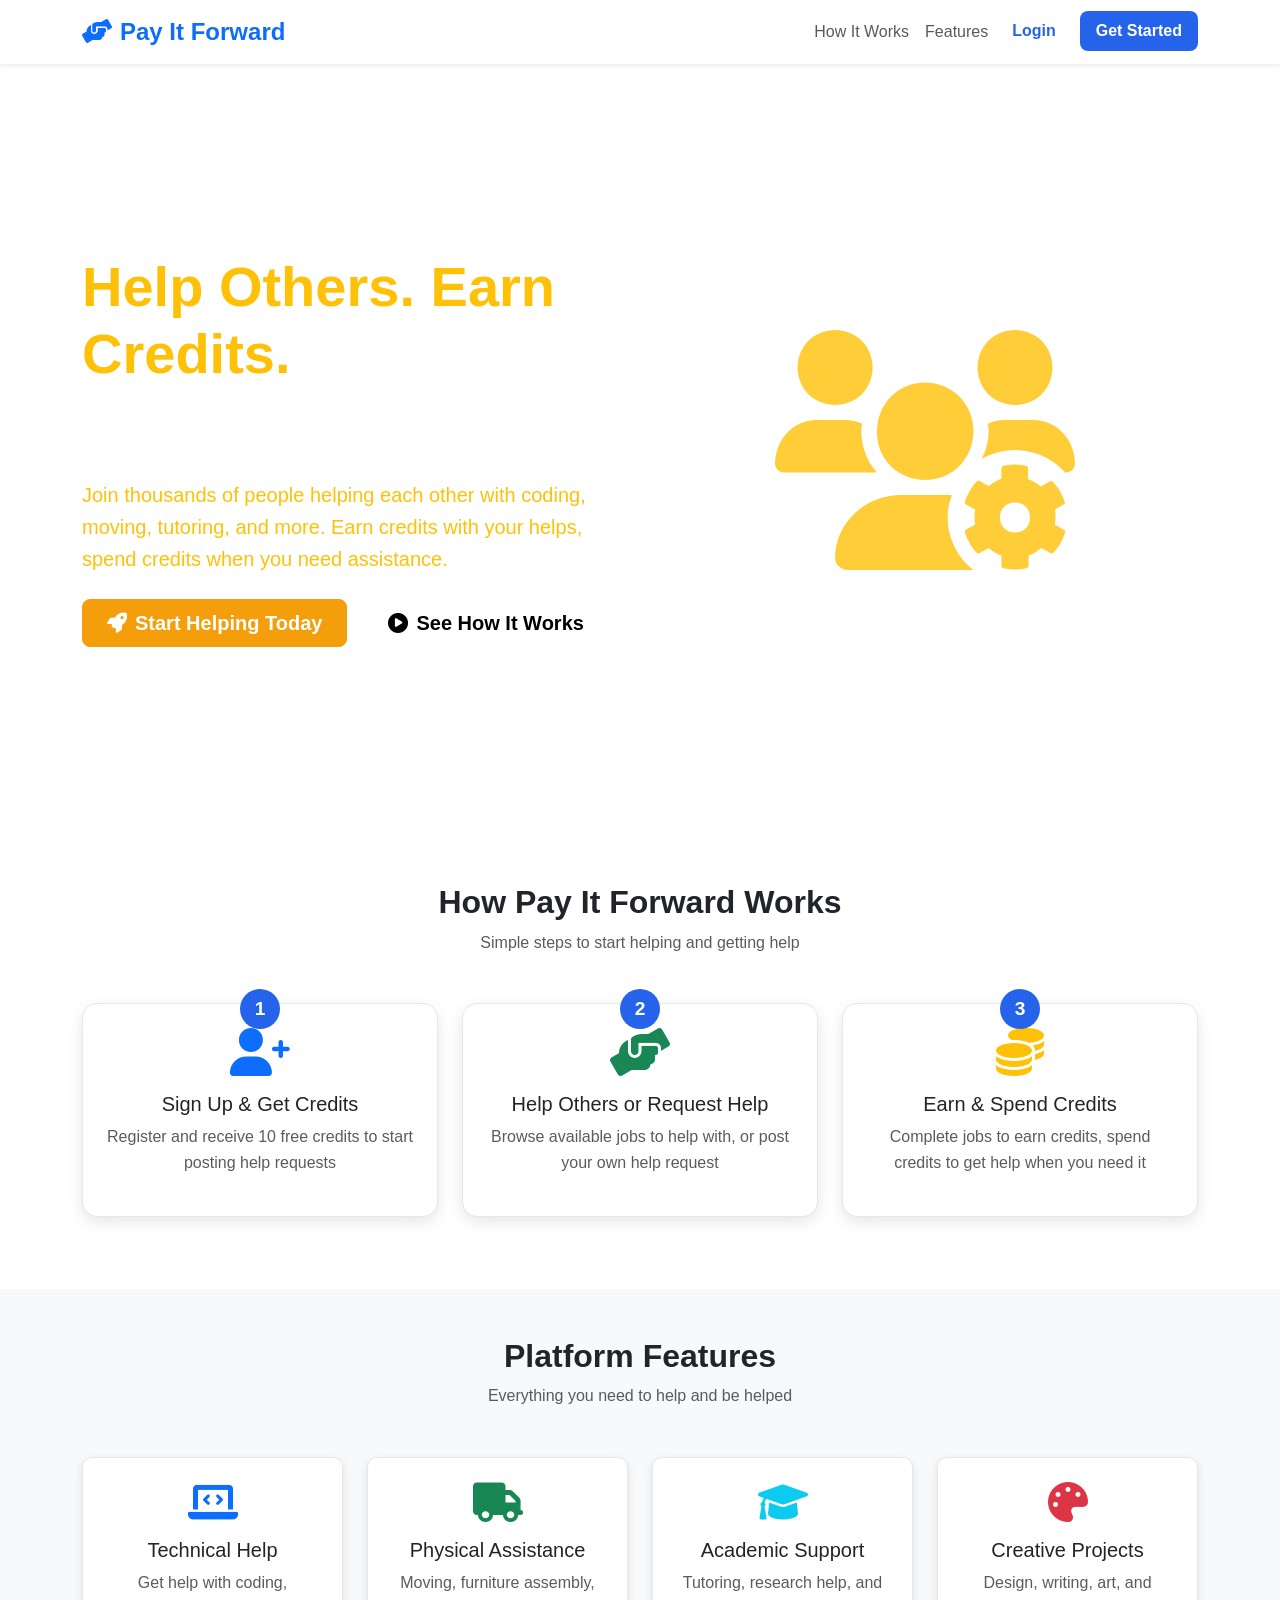
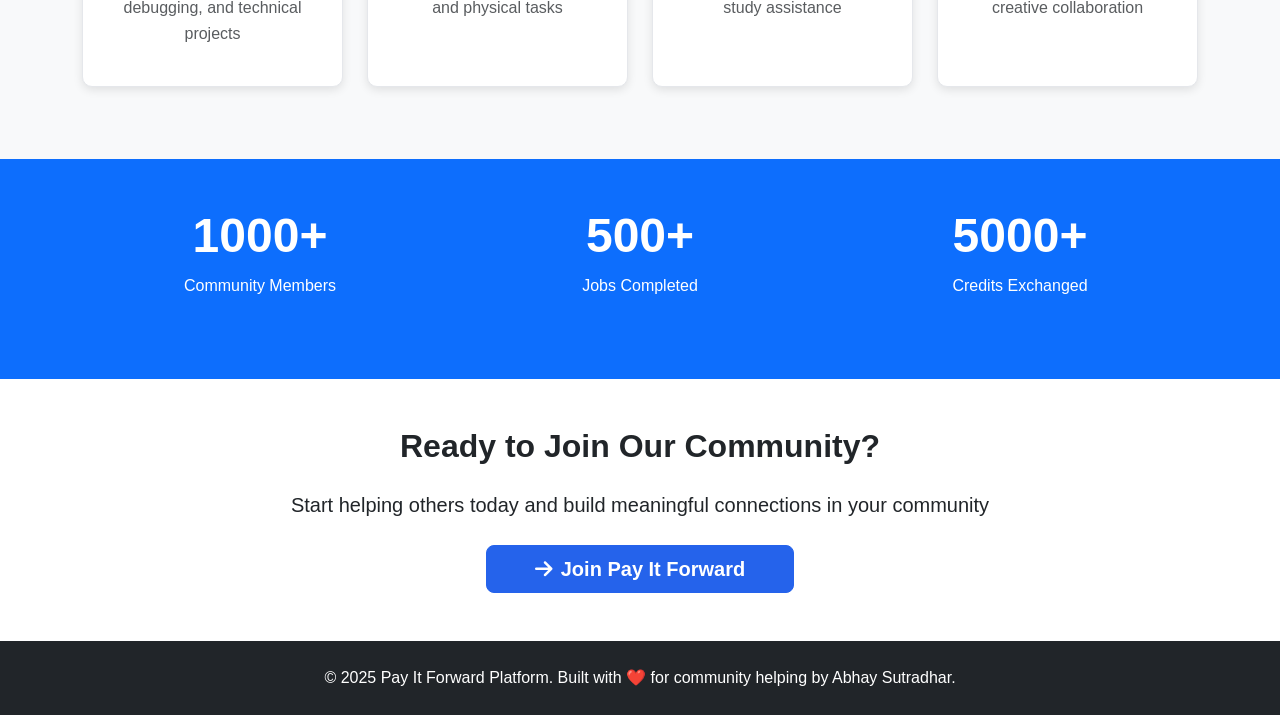
<file: frontend/index.html>
<!DOCTYPE html>
<html lang="en">
<head>
    <meta charset="UTF-8">
    <meta name="viewport" content="width=device-width, initial-scale=1.0">
    <title>Pay It Forward - Community Help Platform</title>
    <link href="https://cdn.jsdelivr.net/npm/bootstrap@5.3.0/dist/css/bootstrap.min.css" rel="stylesheet">
    <link href="https://cdnjs.cloudflare.com/ajax/libs/font-awesome/6.0.0/css/all.min.css" rel="stylesheet">
    <link href="css/style.css" rel="stylesheet">
</head>
<body>
    <!-- Navigation -->
    <nav class="navbar navbar-expand-lg navbar-light bg-white shadow-sm">
        <div class="container">
            <a class="navbar-brand fw-bold text-primary" href="#">
                <i class="fas fa-hands-helping me-2"></i>Pay It Forward
            </a>
            <button class="navbar-toggler" type="button" data-bs-toggle="collapse" data-bs-target="#navbarNav">
                <span class="navbar-toggler-icon"></span>
            </button>
            <div class="collapse navbar-collapse" id="navbarNav">
                <ul class="navbar-nav ms-auto">
                    <li class="nav-item">
                        <a class="nav-link" href="#how-it-works">How It Works</a>
                    </li>
                    <li class="nav-item">
                        <a class="nav-link" href="#features">Features</a>
                    </li>
                    <li class="nav-item">
                        <a class="nav-link btn btn-outline-primary px-3 me-2" href="pages/login.html">Login</a>
                    </li>
                    <li class="nav-item">
                        <a class="nav-link btn btn-primary text-white px-3" href="pages/register.html">Get Started</a>
                    </li>
                </ul>
            </div>
        </div>
    </nav>

    <!-- Hero Section -->
    <section class="hero-section bg-gradient text-white py-5">
        <div class="container">
            <div class="row align-items-center min-vh-75">
                <div class="col-lg-6">
                    <h1 class="display-4 fw-bold mb-4">
                       <span class="text-warning">Help Others.</span> <span class="text-warning">Earn Credits.</span> Build Community.
                    </h1>
                    <p class="lead mb-4 text-warning">
                        Join thousands of people helping each other with coding, moving, tutoring, and more. 
                        Earn credits with your helps, spend credits when you need assistance.
                    </p>
                    <div class="d-flex gap-3 flex-wrap">
                        <a href="pages/register.html" class="btn btn-warning btn-lg px-4">
                            <i class="fas fa-rocket me-2"></i>Start Helping Today
                        </a>
                        <a href="#how-it-works" class="btn btn-outline-light btn-lg px-4 text-black">
                            <i class="fas fa-play-circle me-2"></i>See How It Works
                        </a>
                    </div>
                </div>
                <div class="col-lg-6">
                    <div class="hero-image text-center">
                        <i class="fas fa-users-cog hero-icon text-warning"></i>
                    </div>
                </div>
            </div>
        </div>
    </section>

    <!-- How It Works Section -->
    <section id="how-it-works" class="py-5">
        <div class="container">
            <div class="text-center mb-5">
                <h2 class="fw-bold">How Pay It Forward Works</h2>
                <p class="text-muted">Simple steps to start helping and getting help</p>
            </div>
            <div class="row">
                <div class="col-md-4 mb-4">
                    <div class="step-card text-center p-4">
                        <div class="step-number">1</div>
                        <i class="fas fa-user-plus step-icon text-primary mb-3"></i>
                        <h5>Sign Up & Get Credits</h5>
                        <p class="text-muted">Register and receive 10 free credits to start posting help requests</p>
                    </div>
                </div>
                <div class="col-md-4 mb-4">
                    <div class="step-card text-center p-4">
                        <div class="step-number">2</div>
                        <i class="fas fa-hands-helping step-icon text-success mb-3"></i>
                        <h5>Help Others or Request Help</h5>
                        <p class="text-muted">Browse available jobs to help with, or post your own help request</p>
                    </div>
                </div>
                <div class="col-md-4 mb-4">
                    <div class="step-card text-center p-4">
                        <div class="step-number">3</div>
                        <i class="fas fa-coins step-icon text-warning mb-3"></i>
                        <h5>Earn & Spend Credits</h5>
                        <p class="text-muted">Complete jobs to earn credits, spend credits to get help when you need it</p>
                    </div>
                </div>
            </div>
        </div>
    </section>

    <!-- Features Section -->
    <section id="features" class="py-5 bg-light">
        <div class="container">
            <div class="text-center mb-5">
                <h2 class="fw-bold">Platform Features</h2>
                <p class="text-muted">Everything you need to help and be helped</p>
            </div>
            <div class="row">
                <div class="col-lg-3 col-md-6 mb-4">
                    <div class="feature-card h-100 p-4 text-center">
                        <i class="fas fa-laptop-code feature-icon text-primary mb-3"></i>
                        <h5>Technical Help</h5>
                        <p class="text-muted">Get help with coding, debugging, and technical projects</p>
                    </div>
                </div>
                <div class="col-lg-3 col-md-6 mb-4">
                    <div class="feature-card h-100 p-4 text-center">
                        <i class="fas fa-truck feature-icon text-success mb-3"></i>
                        <h5>Physical Assistance</h5>
                        <p class="text-muted">Moving, furniture assembly, and physical tasks</p>
                    </div>
                </div>
                <div class="col-lg-3 col-md-6 mb-4">
                    <div class="feature-card h-100 p-4 text-center">
                        <i class="fas fa-graduation-cap feature-icon text-info mb-3"></i>
                        <h5>Academic Support</h5>
                        <p class="text-muted">Tutoring, research help, and study assistance</p>
                    </div>
                </div>
                <div class="col-lg-3 col-md-6 mb-4">
                    <div class="feature-card h-100 p-4 text-center">
                        <i class="fas fa-palette feature-icon text-danger mb-3"></i>
                        <h5>Creative Projects</h5>
                        <p class="text-muted">Design, writing, art, and creative collaboration</p>
                    </div>
                </div>
            </div>
        </div>
    </section>

    <!-- Stats Section -->
    <section class="py-5 bg-primary text-white">
        <div class="container">
            <div class="row text-center">
                <div class="col-md-4 mb-3">
                    <h3 class="display-5 fw-bold">1000+</h3>
                    <p>Community Members</p>
                </div>
                <div class="col-md-4 mb-3">
                    <h3 class="display-5 fw-bold">500+</h3>
                    <p>Jobs Completed</p>
                </div>
                <div class="col-md-4 mb-3">
                    <h3 class="display-5 fw-bold">5000+</h3>
                    <p>Credits Exchanged</p>
                </div>
            </div>
        </div>
    </section>

    <!-- CTA Section -->
    <section class="py-5">
        <div class="container text-center">
            <h2 class="fw-bold mb-4">Ready to Join Our Community?</h2>
            <p class="lead mb-4">Start helping others today and build meaningful connections in your community</p>
            <a href="pages/register.html" class="btn btn-primary btn-lg px-5">
                <i class="fas fa-arrow-right me-2"></i>Join Pay It Forward
            </a>
        </div>
    </section>

    <!-- Footer -->
    <footer class="bg-dark text-white py-4">
        <div class="container text-center">
            <p class="mb-0">&copy; 2025 Pay It Forward Platform. Built with ❤️ for community helping by Abhay Sutradhar.</p>
        </div>
    </footer>

    <script src="https://cdn.jsdelivr.net/npm/bootstrap@5.3.0/dist/js/bootstrap.bundle.min.js"></script>
    <script src="js/main.js"></script>
</body>
</html>
</file>
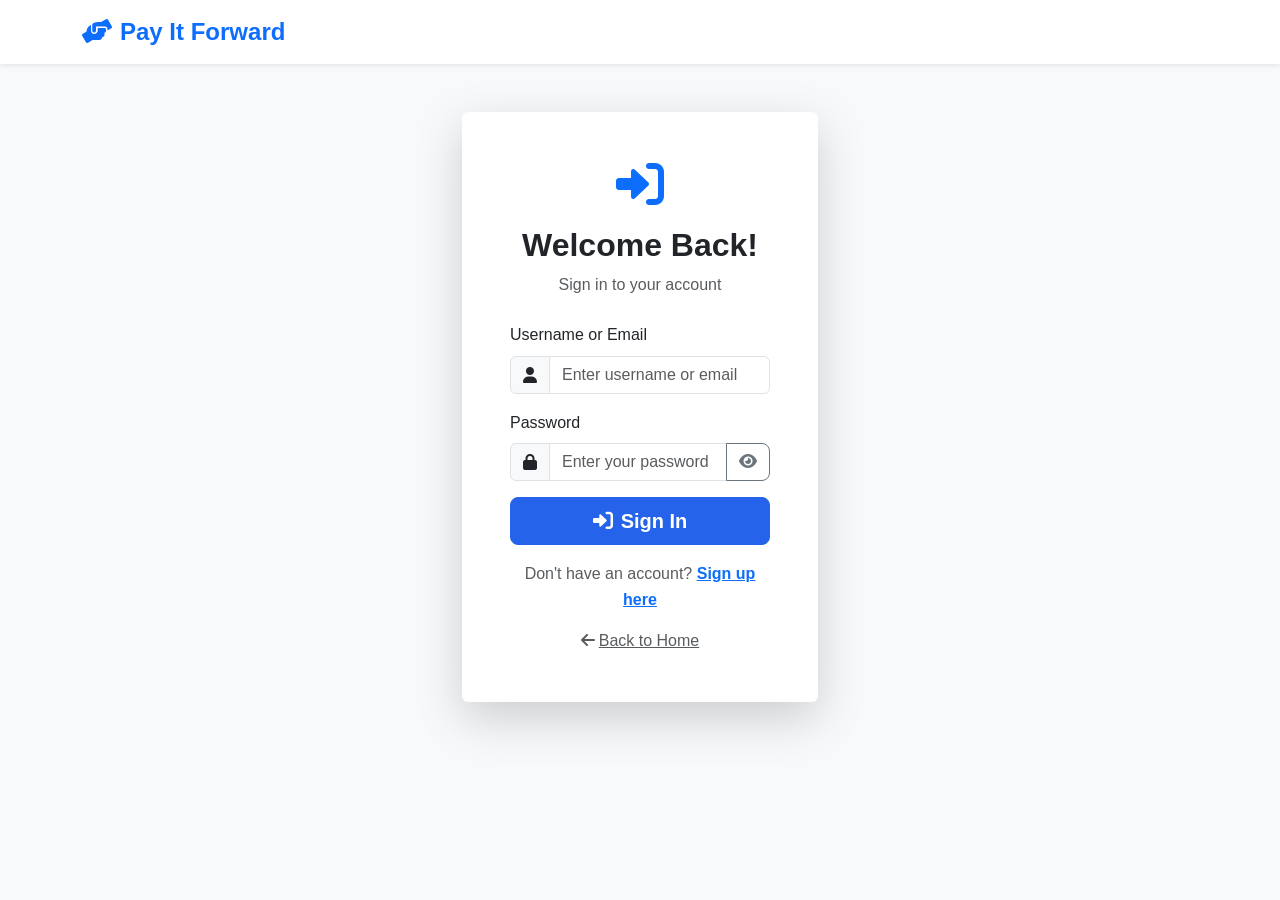
<file: frontend/pages/browse-jobs.html>
<!DOCTYPE html>
<html lang="en">
<head>
    <meta charset="UTF-8">
    <meta name="viewport" content="width=device-width, initial-scale=1.0">
    <title>Browse Jobs - Pay It Forward</title>
    <link href="https://cdn.jsdelivr.net/npm/bootstrap@5.3.0/dist/css/bootstrap.min.css" rel="stylesheet">
    <link href="https://cdnjs.cloudflare.com/ajax/libs/font-awesome/6.0.0/css/all.min.css" rel="stylesheet">
    <link href="../css/style.css" rel="stylesheet">
</head>
<body class="bg-light">
    <!-- Navigation -->
    <nav class="navbar navbar-expand-lg navbar-dark bg-primary shadow">
        <div class="container">
            <a class="navbar-brand fw-bold" href="../index.html">
                <i class="fas fa-hands-helping me-2"></i>Pay It Forward
            </a>
            <button class="navbar-toggler" type="button" data-bs-toggle="collapse" data-bs-target="#navbarNav">
                <span class="navbar-toggler-icon"></span>
            </button>
            <div class="collapse navbar-collapse" id="navbarNav">
                <ul class="navbar-nav me-auto">
                    <li class="nav-item">
                        <a class="nav-link" href="dashboard.html">
                            <i class="fas fa-tachometer-alt me-1"></i>Dashboard
                        </a>
                    </li>
                    <li class="nav-item">
                        <a class="nav-link active" href="browse-jobs.html">
                            <i class="fas fa-search me-1"></i>Browse Jobs
                        </a>
                    </li>
                    <li class="nav-item">
                        <a class="nav-link" href="create-job.html">
                            <i class="fas fa-plus-circle me-1"></i>Post Job
                        </a>
                    </li>
                    <li class="nav-item">
                        <a class="nav-link" href="my-applications.html">
                            <i class="fas fa-file-alt me-1"></i>Applications
                        </a>
                    </li>
                </ul>
                <ul class="navbar-nav">
                    <li class="nav-item dropdown">
                        <a class="nav-link dropdown-toggle" href="#" id="userDropdown" role="button" data-bs-toggle="dropdown">
                            <i class="fas fa-user-circle me-1"></i><span id="username-display">User</span>
                        </a>
                        <ul class="dropdown-menu">
                            <li><a class="dropdown-item" href="profile.html">
                                <i class="fas fa-user me-2"></i>Profile
                            </a></li>
                            <li><a class="dropdown-item" href="credit-history.html">
                                <i class="fas fa-coins me-2"></i>Credit History
                            </a></li>
                            <li><hr class="dropdown-divider"></li>
                            <li><a class="dropdown-item" href="#" onclick="logout()">
                                <i class="fas fa-sign-out-alt me-2"></i>Logout
                            </a></li>
                        </ul>
                    </li>
                </ul>
            </div>
        </div>
    </nav>

    <!-- Page Header -->
    <div class="container mt-4">
        <div class="row mb-4">
            <div class="col">
                <h2><i class="fas fa-search me-2"></i>Browse Available Jobs</h2>
                <p class="text-muted">Find opportunities to help others and earn credits</p>
            </div>
        </div>

        <!-- Filters -->
        <div class="row mb-4">
            <div class="col">
                <div class="card">
                    <div class="card-body">
                        <div class="row align-items-center">
                            <div class="col-md-3 mb-2">
                                <select class="form-select" id="categoryFilter">
                                    <option value="">All Categories</option>
                                    <option value="TECHNICAL">Technical</option>
                                    <option value="PHYSICAL">Physical</option>
                                    <option value="ACADEMIC">Academic</option>
                                    <option value="CREATIVE">Creative</option>
                                    <option value="HOUSEHOLD">Household</option>
                                    <option value="TRANSPORTATION">Transportation</option>
                                    <option value="OTHER">Other</option>
                                </select>
                            </div>
                            <div class="col-md-3 mb-2">
                                <select class="form-select" id="urgencyFilter">
                                    <option value="">All Urgency</option>
                                    <option value="URGENT">Urgent</option>
                                    <option value="HIGH">High</option>
                                    <option value="MEDIUM">Medium</option>
                                    <option value="LOW">Low</option>
                                </select>
                            </div>
                            <div class="col-md-3 mb-2">
                                <input type="text" class="form-control" id="searchInput" placeholder="Search jobs...">
                            </div>
                            <div class="col-md-3 mb-2">
                                <button class="btn btn-primary w-100" onclick="applyFilters()">
                                    <i class="fas fa-filter me-1"></i>Filter Jobs
                                </button>
                            </div>
                        </div>
                    </div>
                </div>
            </div>
        </div>

        <!-- Loading State -->
        <div id="loading-container" class="text-center py-5" style="display: none;">
            <div class="loading"></div>
            <p class="mt-3">Loading available jobs...</p>
        </div>

        <!-- Jobs Container -->
        <div id="jobs-container" class="row">
            <!-- Jobs will be loaded here -->
        </div>

        <!-- Empty State -->
        <div id="empty-state" class="text-center py-5" style="display: none;">
            <i class="fas fa-inbox fa-4x text-muted mb-3"></i>
            <h4>No Jobs Available</h4>
            <p class="text-muted">Be the first to post a job and get help from the community!</p>
            <a href="create-job.html" class="btn btn-primary">
                <i class="fas fa-plus me-1"></i>Post First Job
            </a>
        </div>
    </div>

    <!-- Job Application Modal -->
    <div class="modal fade" id="applicationModal" tabindex="-1">
        <div class="modal-dialog">
            <div class="modal-content">
                <div class="modal-header">
                    <h5 class="modal-title">Apply for Job</h5>
                    <button type="button" class="btn-close" data-bs-dismiss="modal"></button>
                </div>
                <div class="modal-body">
                    <form id="applicationForm">
                        <div class="mb-3">
                            <label for="applicationMessage" class="form-label">Why do you want to help? *</label>
                            <textarea class="form-control" id="applicationMessage" rows="4" 
                                      placeholder="Tell the job poster why you're the right person for this job..." required></textarea>
                        </div>
                        <div class="mb-3">
                            <label for="applicationQualifications" class="form-label">Your Qualifications</label>
                            <textarea class="form-control" id="applicationQualifications" rows="3" 
                                      placeholder="Describe your relevant skills and experience to the job..."></textarea>
                        </div>
                    </form>
                </div>
                <div class="modal-footer">
                    <button type="button" class="btn btn-secondary" data-bs-dismiss="modal">Cancel</button>
                    <button type="button" class="btn btn-primary" id="submitApplication">
                        <i class="fas fa-paper-plane me-1"></i>Submit Application
                    </button>
                </div>
            </div>
        </div>
    </div>

    <script src="https://cdn.jsdelivr.net/npm/bootstrap@5.3.0/dist/js/bootstrap.bundle.min.js"></script>
    <script src="../js/api.js"></script>
    <script src="../js/auth.js"></script>
    <script src="../js/browse-jobs.js"></script>
</body>
</html>
</file>
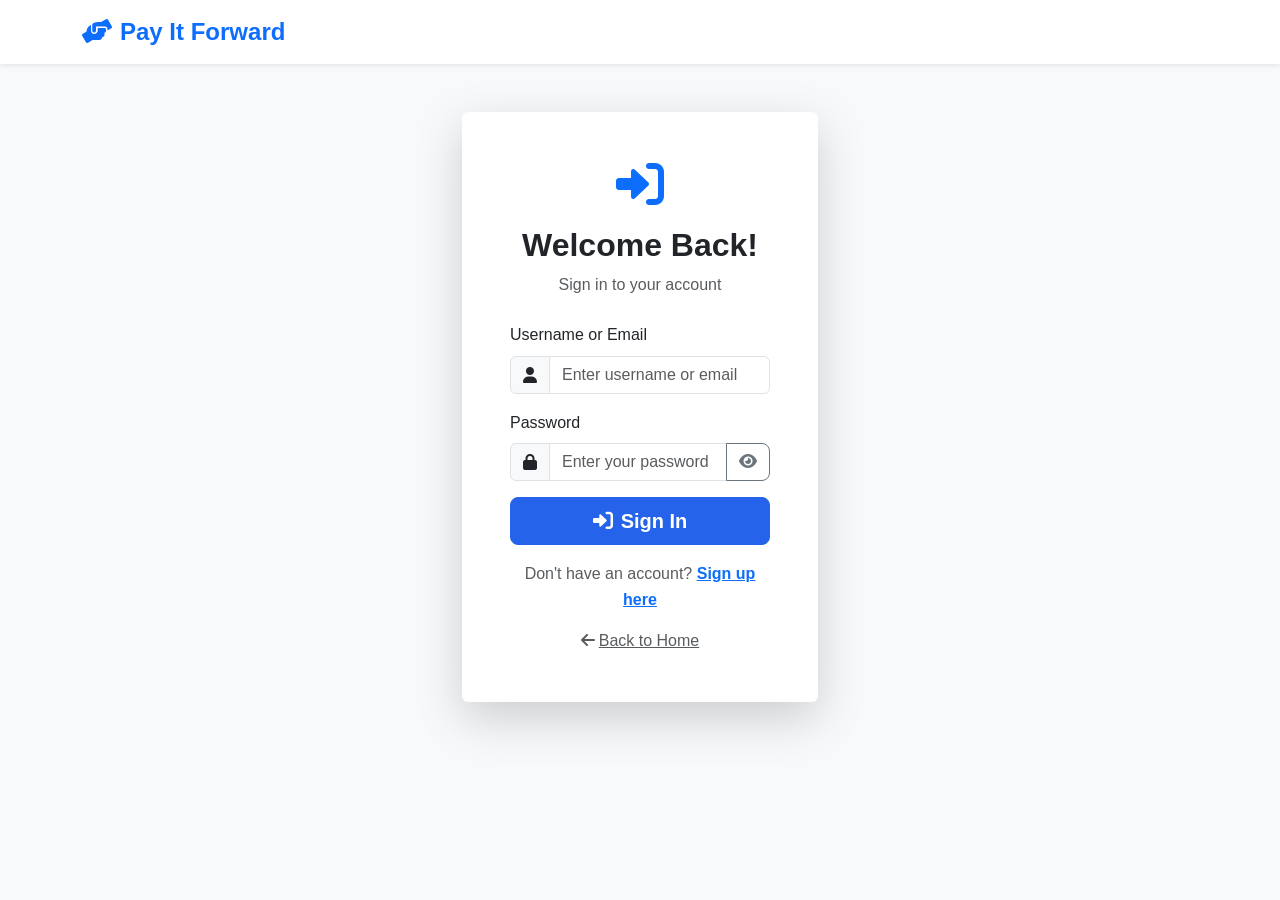
<file: frontend/pages/create-job.html>
<!DOCTYPE html>
<html lang="en">
<head>
    <meta charset="UTF-8">
    <meta name="viewport" content="width=device-width, initial-scale=1.0">
    <title>Post Job - Pay It Forward</title>
    <link href="https://cdn.jsdelivr.net/npm/bootstrap@5.3.0/dist/css/bootstrap.min.css" rel="stylesheet">
    <link href="https://cdnjs.cloudflare.com/ajax/libs/font-awesome/6.0.0/css/all.min.css" rel="stylesheet">
    <link href="../css/style.css" rel="stylesheet">
</head>
<body class="bg-light">
    <!-- Navigation -->
    <nav class="navbar navbar-expand-lg navbar-dark bg-primary shadow">
        <div class="container">
            <a class="navbar-brand fw-bold" href="../index.html">
                <i class="fas fa-hands-helping me-2"></i>Pay It Forward
            </a>
            <button class="navbar-toggler" type="button" data-bs-toggle="collapse" data-bs-target="#navbarNav">
                <span class="navbar-toggler-icon"></span>
            </button>
            <div class="collapse navbar-collapse" id="navbarNav">
                <ul class="navbar-nav me-auto">
                    <li class="nav-item">
                        <a class="nav-link" href="dashboard.html">
                            <i class="fas fa-tachometer-alt me-1"></i>Dashboard
                        </a>
                    </li>
                    <li class="nav-item">
                        <a class="nav-link" href="browse-jobs.html">
                            <i class="fas fa-search me-1"></i>Browse Jobs
                        </a>
                    </li>
                    <li class="nav-item">
                        <a class="nav-link active" href="create-job.html">
                            <i class="fas fa-plus-circle me-1"></i>Post Job
                        </a>
                    </li>
                    <li class="nav-item">
                        <a class="nav-link" href="my-applications.html">
                            <i class="fas fa-file-alt me-1"></i>Applications
                        </a>
                    </li>
                </ul>
                <ul class="navbar-nav">
                    <li class="nav-item dropdown">
                        <a class="nav-link dropdown-toggle" href="#" id="userDropdown" role="button" data-bs-toggle="dropdown">
                            <i class="fas fa-user-circle me-1"></i><span id="username-display">User</span>
                        </a>
                        <ul class="dropdown-menu">
                            <li><a class="dropdown-item" href="profile.html">
                                <i class="fas fa-user me-2"></i>Profile
                            </a></li>
                            <li><a class="dropdown-item" href="credit-history.html">
                                <i class="fas fa-coins me-2"></i>Credit History
                            </a></li>
                            <li><hr class="dropdown-divider"></li>
                            <li><a class="dropdown-item" href="#" onclick="logout()">
                                <i class="fas fa-sign-out-alt me-2"></i>Logout
                            </a></li>
                        </ul>
                    </li>
                </ul>
            </div>
        </div>
    </nav>

    <!-- Page Content -->
    <div class="container mt-4">
        <div class="row justify-content-center">
            <div class="col-lg-8">
                <!-- Page Header -->
                <div class="mb-4 text-center">
                    <h2><i class="fas fa-plus-circle me-2"></i>Post a Help Request</h2>
                    <p class="text-muted">Describe what you need help with and find someone from the community to assist you</p>
                </div>

                <!-- Credit Balance Alert -->
                <div class="alert alert-info d-flex align-items-center mb-4">
                    <i class="fas fa-coins me-2"></i>
                    <div>
                        <strong>Your Credit Balance:</strong> <span id="credit-balance">Loading...</span> credits
                        <small class="d-block">Credits are deducted when you post a job and transferred to helpers when jobs are completed.</small>
                    </div>
                </div>

                <!-- Alert Container -->
                <div id="alert-container"></div>

                <!-- Job Creation Form -->
                <div class="card shadow-lg border-0">
                    <div class="card-body p-4">
                        <form id="createJobForm">
                            <!-- Basic Information -->
                            <div class="row mb-4">
                                <div class="col">
                                    <h5><i class="fas fa-info-circle me-2"></i>Basic Information</h5>
                                </div>
                            </div>

                            <div class="row mb-3">
                                <div class="col-md-8">
                                    <label for="jobTitle" class="form-label">Job Title *</label>
                                    <input type="text" class="form-control" id="jobTitle" 
                                           placeholder="e.g., Help with moving furniture" 
                                           maxlength="200" required>
                                    <div class="form-text">Be specific and clear about what you need help with</div>
                                </div>
                                <div class="col-md-4">
                                    <label for="creditCost" class="form-label">Credit Reward *</label>
                                    <div class="input-group">
                                        <input type="number" class="form-control" id="creditCost" 
                                               min="1" max="50" step="0.5" required>
                                        <span class="input-group-text">credits</span>
                                    </div>
                                    <div class="form-text">How much you're willing to pay</div>
                                </div>
                            </div>

                            <div class="mb-3">
                                <label for="jobDescription" class="form-label">Description *</label>
                                <textarea class="form-control" id="jobDescription" rows="4" 
                                          placeholder="Provide detailed information about the job, what's involved, when you need it done, and any special requirements..."
                                          required></textarea>
                                <div class="form-text">The more details you provide, the better applications you'll receive</div>
                            </div>

                            <!-- Job Details -->
                            <div class="row mb-4">
                                <div class="col">
                                    <h5><i class="fas fa-cogs me-2"></i>Job Details</h5>
                                </div>
                            </div>

                            <div class="row mb-3">
                                <div class="col-md-6">
                                    <label for="category" class="form-label">Category *</label>
                                    <select class="form-select" id="category" required>
                                        <option value="">Select a category</option>
                                        <option value="TECHNICAL">💻 Technical (Coding, IT support)</option>
                                        <option value="PHYSICAL">💪 Physical (Moving, assembly)</option>
                                        <option value="ACADEMIC">📚 Academic (Tutoring, research)</option>
                                        <option value="CREATIVE">🎨 Creative (Design, writing)</option>
                                        <option value="HOUSEHOLD">🏠 Household (Cleaning, organizing)</option>
                                        <option value="TRANSPORTATION">🚗 Transportation (Rides, delivery)</option>
                                        <option value="OTHER">❓ Other</option>
                                    </select>
                                </div>
                                <div class="col-md-6">
                                    <label for="urgencyLevel" class="form-label">Urgency Level *</label>
                                    <select class="form-select" id="urgencyLevel" required>
                                        <option value="">Select urgency</option>
                                        <option value="LOW">🟢 Low (Can wait a week+)</option>
                                        <option value="MEDIUM">🟡 Medium (Need within few days)</option>
                                        <option value="HIGH">🟠 High (Need within 24-48 hours)</option>
                                        <option value="URGENT">🔴 Urgent (Need today!)</option>
                                    </select>
                                </div>
                            </div>

                            <div class="row mb-3">
                                <div class="col-md-6">
                                    <label for="estimatedHours" class="form-label">Estimated Hours</label>
                                    <div class="input-group">
                                        <input type="number" class="form-control" id="estimatedHours" 
                                               min="0.5" max="20" step="0.5" 
                                               placeholder="e.g., 2.5">
                                        <span class="input-group-text">hours</span>
                                    </div>
                                    <div class="form-text">Rough estimate to help helpers plan their time</div>
                                </div>
                                <div class="col-md-6">
                                    <label for="isRemote" class="form-label">Work Type</label>
                                    <select class="form-select" id="isRemote">
                                        <option value="false">📍 In-person (requires meeting)</option>
                                        <option value="true">💻 Remote (can be done online)</option>
                                    </select>
                                </div>
                            </div>

                            <!-- Additional Information -->
                            <div class="row mb-4">
                                <div class="col">
                                    <h5><i class="fas fa-plus me-2"></i>Additional Information</h5>
                                </div>
                            </div>

                            <div class="row mb-3">
                                <div class="col-md-6">
                                    <label for="location" class="form-label">Location</label>
                                    <input type="text" class="form-control" id="location" 
                                           placeholder="e.g., Downtown area, My apartment"
                                           maxlength="200">
                                    <div class="form-text">General area or specific location if needed</div>
                                </div>
                                <div class="col-md-6">
                                    <label for="deadline" class="form-label">Deadline (Optional)</label>
                                    <input type="datetime-local" class="form-control" id="deadline">
                                    <div class="form-text">When you need this completed by</div>
                                </div>
                            </div>

                            <div class="mb-4">
                                <label for="requiredSkills" class="form-label">Required Skills or Experience</label>
                                <input type="text" class="form-control" id="requiredSkills" 
                                       placeholder="e.g., JavaScript programming, Heavy lifting experience, Car with trunk space"
                                       maxlength="500">
                                <div class="form-text">What skills or qualifications would be helpful for this job?</div>
                            </div>

                            <!-- Job Preview -->
                            <div class="card bg-light mb-4" id="jobPreview" style="display: none;">
                                <div class="card-header">
                                    <h6><i class="fas fa-eye me-1"></i>Job Preview</h6>
                                </div>
                                <div class="card-body">
                                    <div id="previewContent">
                                        <!-- Preview will be generated here -->
                                    </div>
                                </div>
                            </div>

                            <!-- Form Actions -->
                            <div class="d-flex gap-3">
                                <button type="button" class="btn btn-outline-primary" onclick="previewJob()">
                                    <i class="fas fa-eye me-1"></i>Preview Job
                                </button>
                                <button type="submit" class="btn btn-success flex-grow-1" id="submitBtn">
                                    <i class="fas fa-paper-plane me-1"></i>Post Job
                                </button>
                                <a href="dashboard.html" class="btn btn-secondary">
                                    <i class="fas fa-times me-1"></i>Cancel
                                </a>
                            </div>
                        </form>
                    </div>
                </div>
            </div>
        </div>
    </div>

    <script src="https://cdn.jsdelivr.net/npm/bootstrap@5.3.0/dist/js/bootstrap.bundle.min.js"></script>
    <script src="../js/api.js"></script>
    <script src="../js/auth.js"></script>
    <script src="../js/create-job.js"></script>
</body>
</html>
</file>
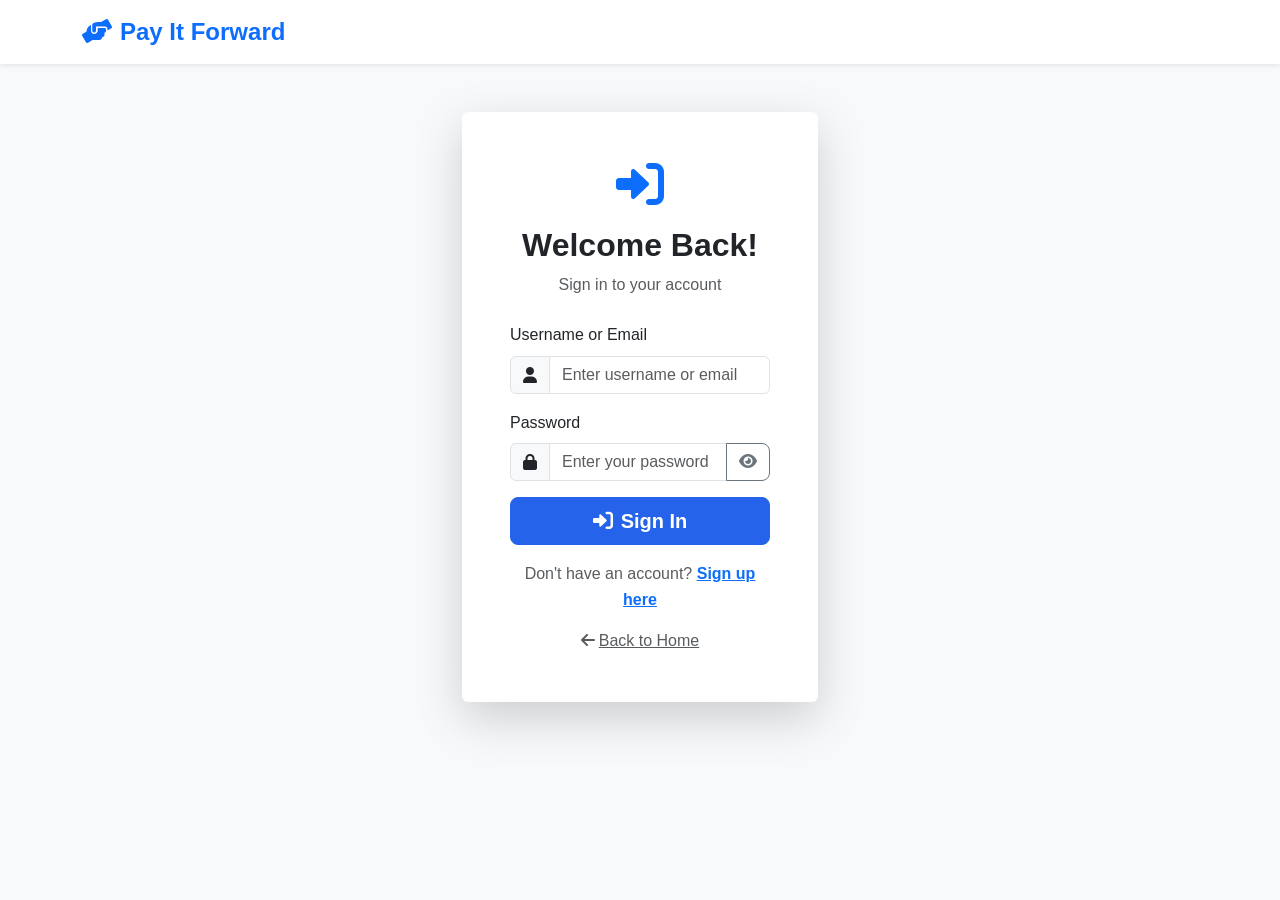
<file: frontend/pages/dashboard.html>
<!DOCTYPE html>
<html lang="en">
<head>
    <meta charset="UTF-8">
    <meta name="viewport" content="width=device-width, initial-scale=1.0">
    <title>Dashboard - Pay It Forward</title>
    <link href="https://cdn.jsdelivr.net/npm/bootstrap@5.3.0/dist/css/bootstrap.min.css" rel="stylesheet">
    <link href="https://cdnjs.cloudflare.com/ajax/libs/font-awesome/6.0.0/css/all.min.css" rel="stylesheet">
    <link href="../css/style.css" rel="stylesheet">
</head>
<body class="bg-light">
    <!-- Navigation -->
    <nav class="navbar navbar-expand-lg navbar-dark bg-primary shadow">
        <div class="container">
            <a class="navbar-brand fw-bold" href="../index.html">
                <i class="fas fa-hands-helping me-2"></i>Pay It Forward
            </a>
            <button class="navbar-toggler" type="button" data-bs-toggle="collapse" data-bs-target="#navbarNav">
                <span class="navbar-toggler-icon"></span>
            </button>
            <div class="collapse navbar-collapse" id="navbarNav">
                <ul class="navbar-nav me-auto">
                    <li class="nav-item">
                        <a class="nav-link active" href="dashboard.html">
                            <i class="fas fa-tachometer-alt me-1"></i>Dashboard
                        </a>
                    </li>
                    <li class="nav-item">
                        <a class="nav-link" href="browse-jobs.html">
                            <i class="fas fa-search me-1"></i>Browse Jobs
                        </a>
                    </li>
                    <li class="nav-item">
                        <a class="nav-link" href="create-job.html">
                            <i class="fas fa-plus-circle me-1"></i>Post Job
                        </a>
                    </li>
                    <li class="nav-item">
                        <a class="nav-link" href="my-applications.html">
                            <i class="fas fa-file-alt me-1"></i>Applications
                        </a>
                    </li>
                </ul>
                <ul class="navbar-nav">
                    <li class="nav-item dropdown">
                        <a class="nav-link dropdown-toggle" href="#" id="userDropdown" role="button" data-bs-toggle="dropdown">
                            <i class="fas fa-user-circle me-1"></i><span id="username-display">User</span>
                        </a>
                        <ul class="dropdown-menu">
                            <li><a class="dropdown-item" href="profile.html">
                                <i class="fas fa-user me-2"></i>Profile
                            </a></li>
                            <li><a class="dropdown-item" href="credit-history.html">
                                <i class="fas fa-coins me-2"></i>Credit History
                            </a></li>
                            <li><hr class="dropdown-divider"></li>
                            <li><a class="dropdown-item" href="#" onclick="logout()">
                                <i class="fas fa-sign-out-alt me-2"></i>Logout
                            </a></li>
                        </ul>
                    </li>
                </ul>
            </div>
        </div>
    </nav>

    <!-- Dashboard Content -->
    <div class="container mt-4">
        <!-- Welcome Section -->
        <div class="row mb-4">
            <div class="col">
                <div class="card bg-gradient text-white">
                    <div class="card-body">
                        <h2 class="card-title">
                            <i class="fas fa-home me-2"></i>Welcome, <span id="welcome-username">Friend</span>!
                        </h2>
                        <p class="card-text">Ready to help others or get some help? Your community is here for you!</p>
                    </div>
                </div>
            </div>
        </div>

        <!-- Stats Cards -->
        <div class="row mb-4">
            <div class="col-md-3 mb-3">
                <div class="card text-center stats-card bg-primary text-white">
                    <div class="card-body">
                        <i class="fas fa-coins stats-icon"></i>
                        <h3 class="card-title" id="credit-balance">10.0</h3>
                        <p class="card-text">Credits Available</p>
                    </div>
                </div>
            </div>
            <div class="col-md-3 mb-3">
                <div class="card text-center stats-card bg-success text-white">
                    <div class="card-body">
                        <i class="fas fa-handshake stats-icon"></i>
                        <h3 class="card-title" id="jobs-completed">0</h3>
                        <p class="card-text">Jobs Completed</p>
                    </div>
                </div>
            </div>
            <div class="col-md-3 mb-3">
                <div class="card text-center stats-card bg-info text-white">
                    <div class="card-body">
                        <i class="fas fa-clipboard-list stats-icon"></i>
                        <h3 class="card-title" id="jobs-posted">0</h3>
                        <p class="card-text">Jobs Posted</p>
                    </div>
                </div>
            </div>
            <div class="col-md-3 mb-3">
                <div class="card text-center stats-card bg-warning text-white">
                    <div class="card-body">
                        <i class="fas fa-star stats-icon"></i>
                        <h3 class="card-title" id="average-rating">5.0</h3>
                        <p class="card-text">Average Rating</p>
                    </div>
                </div>
            </div>
        </div>

        <!-- Quick Actions -->
        <div class="row mb-4">
            <div class="col">
                <h4><i class="fas fa-bolt me-2"></i>Quick Actions</h4>
                <div class="row">
                    <div class="col-md-6 col-lg-3 mb-3">
                        <a href="browse-jobs.html" class="text-decoration-none">
                            <div class="card action-card h-100">
                                <div class="card-body text-center">
                                    <i class="fas fa-search action-icon text-primary"></i>
                                    <h5>Find Help</h5>
                                    <p class="text-muted">Browse available jobs to help with</p>
                                </div>
                            </div>
                        </a>
                    </div>
                    <div class="col-md-6 col-lg-3 mb-3">
                        <a href="create-job.html" class="text-decoration-none">
                            <div class="card action-card h-100">
                                <div class="card-body text-center">
                                    <i class="fas fa-plus-circle action-icon text-success"></i>
                                    <h5>Request Help</h5>
                                    <p class="text-muted">Post a new job for assistance</p>
                                </div>
                            </div>
                        </a>
                    </div>
                    <div class="col-md-6 col-lg-3 mb-3">
                        <a href="my-applications.html" class="text-decoration-none">
                            <div class="card action-card h-100">
                                <div class="card-body text-center">
                                    <i class="fas fa-file-alt action-icon text-info"></i>
                                    <h5>My Applications</h5>
                                    <p class="text-muted">Track your job applications</p>
                                </div>
                            </div>
                        </a>
                    </div>
                    <div class="col-md-6 col-lg-3 mb-3">
                        <a href="credit-history.html" class="text-decoration-none">
                            <div class="card action-card h-100">
                                <div class="card-body text-center">
                                    <i class="fas fa-history action-icon text-warning"></i>
                                    <h5>Credit History</h5>
                                    <p class="text-muted">View your earning history</p>
                                </div>
                            </div>
                        </a>
                    </div>
                </div>
            </div>
        </div>

        <!-- Recent Activity -->
        <div class="row">
            <div class="col-lg-8">
                <div class="card">
                    <div class="card-header">
                        <h5><i class="fas fa-clock me-2"></i>Recent Activity</h5>
                    </div>
                    <div class="card-body" id="recent-activity">
                        <div class="text-center text-muted py-4">
                            <i class="fas fa-inbox fa-3x mb-3"></i>
                            <p>No recent activity. Start by browsing jobs or posting your first request!</p>
                        </div>
                    </div>
                </div>
            </div>
            <div class="col-lg-4">
                <div class="card">
                    <div class="card-header">
                        <h5><i class="fas fa-lightbulb me-2"></i>Getting Started</h5>
                    </div>
                    <div class="card-body">
                        <div class="d-flex align-items-center mb-3">
                            <i class="fas fa-check-circle text-success me-3"></i>
                            <span>Account created - Welcome bonus received!</span>
                        </div>
                        <div class="d-flex align-items-center mb-3">
                            <i class="fas fa-circle text-muted me-3"></i>
                            <span>Browse and apply to your first job</span>
                        </div>
                        <div class="d-flex align-items-center mb-3">
                            <i class="fas fa-circle text-muted me-3"></i>
                            <span>Complete your profile</span>
                        </div>
                        <div class="d-flex align-items-center">
                            <i class="fas fa-circle text-muted me-3"></i>
                            <span>Post your first help request</span>
                        </div>
                    </div>
                </div>
            </div>
        </div>
    </div>

    <script src="https://cdn.jsdelivr.net/npm/bootstrap@5.3.0/dist/js/bootstrap.bundle.min.js"></script>
    <script src="../js/api.js"></script>
    <script src="../js/auth.js"></script>
    <script src="../js/dashboard.js"></script>
</body>
</html>
</file>
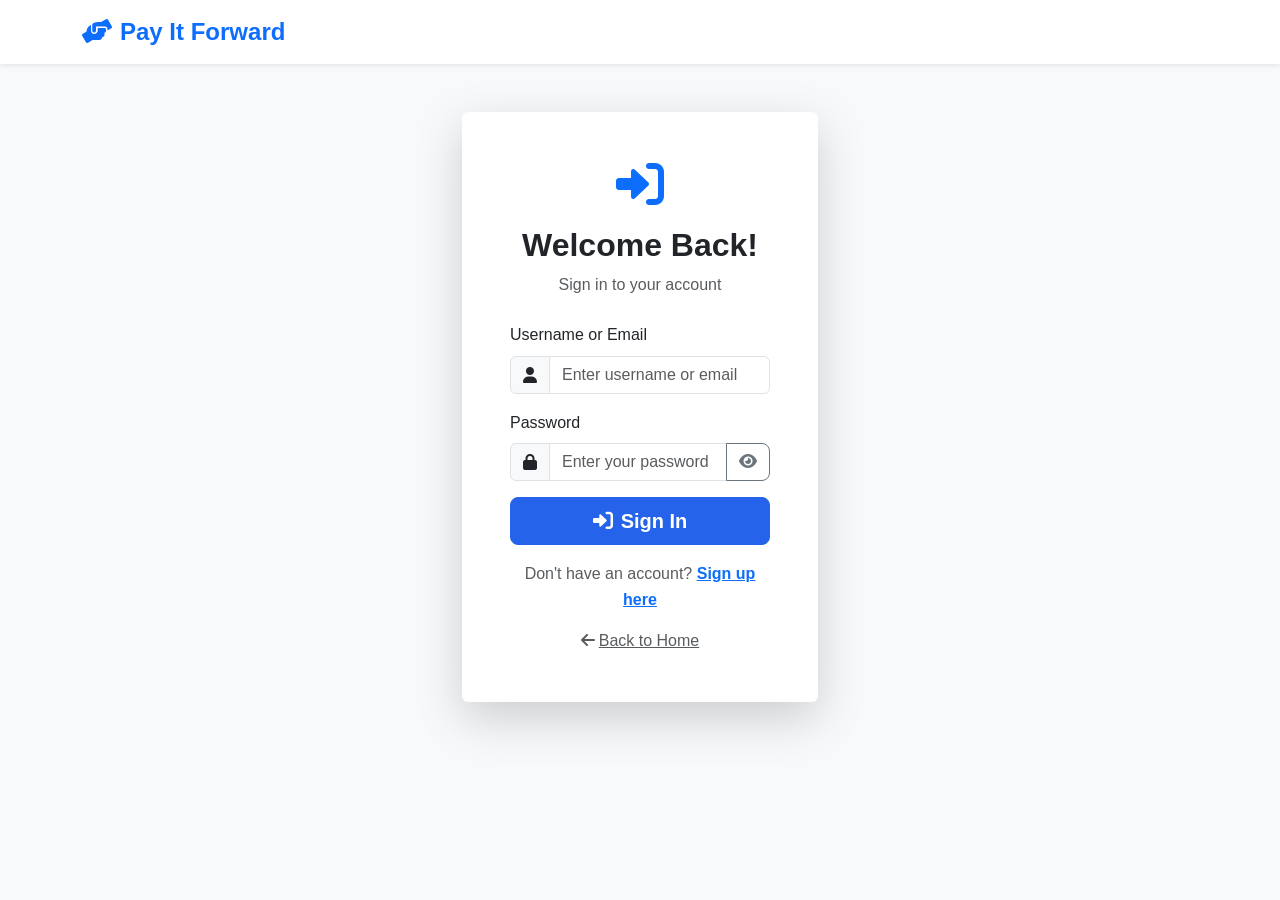
<file: frontend/pages/login.html>
<!DOCTYPE html>
<html lang="en">
<head>
    <meta charset="UTF-8">
    <meta name="viewport" content="width=device-width, initial-scale=1.0">
    <title>Login - Pay It Forward</title>
    <link href="https://cdn.jsdelivr.net/npm/bootstrap@5.3.0/dist/css/bootstrap.min.css" rel="stylesheet">
    <link href="https://cdnjs.cloudflare.com/ajax/libs/font-awesome/6.0.0/css/all.min.css" rel="stylesheet">
    <link href="../css/style.css" rel="stylesheet">
</head>
<body class="bg-light">
    <!-- Navigation -->
    <nav class="navbar navbar-expand-lg navbar-light bg-white shadow-sm">
        <div class="container">
            <a class="navbar-brand fw-bold text-primary" href="../index.html">
                <i class="fas fa-hands-helping me-2"></i>Pay It Forward
            </a>
        </div>
    </nav>

    <!-- Login Form -->
    <section class="py-5">
        <div class="container">
            <div class="row justify-content-center">
                <div class="col-md-6 col-lg-4">
                    <div class="card shadow-lg border-0">
                        <div class="card-body p-5">
                            <div class="text-center mb-4">
                                <i class="fas fa-sign-in-alt text-primary" style="font-size: 3rem;"></i>
                                <h2 class="fw-bold mt-3">Welcome Back!</h2>
                                <p class="text-muted">Sign in to your account</p>
                            </div>

                            <!-- Alert for messages -->
                            <div id="alert-container"></div>

                            <form id="loginForm">
                                <div class="mb-3">
                                    <label for="usernameOrEmail" class="form-label">Username or Email</label>
                                    <div class="input-group">
                                        <span class="input-group-text"><i class="fas fa-user"></i></span>
                                        <input type="text" class="form-control" id="usernameOrEmail" 
                                               placeholder="Enter username or email" required>
                                    </div>
                                </div>

                                <div class="mb-3">
                                    <label for="password" class="form-label">Password</label>
                                    <div class="input-group">
                                        <span class="input-group-text"><i class="fas fa-lock"></i></span>
                                        <input type="password" class="form-control" id="password" 
                                               placeholder="Enter your password" required>
                                        <button class="btn btn-outline-secondary" type="button" id="togglePassword">
                                            <i class="fas fa-eye"></i>
                                        </button>
                                    </div>
                                </div>

                                <div class="d-grid mb-3">
                                    <button type="submit" class="btn btn-primary btn-lg" id="loginBtn">
                                        <i class="fas fa-sign-in-alt me-2"></i>Sign In
                                    </button>
                                </div>
                            </form>

                            <div class="text-center">
                                <p class="text-muted">Don't have an account? 
                                    <a href="register.html" class="text-primary fw-bold">Sign up here</a>
                                </p>
                                <a href="../index.html" class="text-muted">
                                    <i class="fas fa-arrow-left me-1"></i>Back to Home
                                </a>
                            </div>
                        </div>
                    </div>
                </div>
            </div>
        </div>
    </section>

    <script src="https://cdn.jsdelivr.net/npm/bootstrap@5.3.0/dist/js/bootstrap.bundle.min.js"></script>
    <script src="../js/api.js"></script>
    <script src="../js/auth.js"></script>
</body>
</html>
</file>
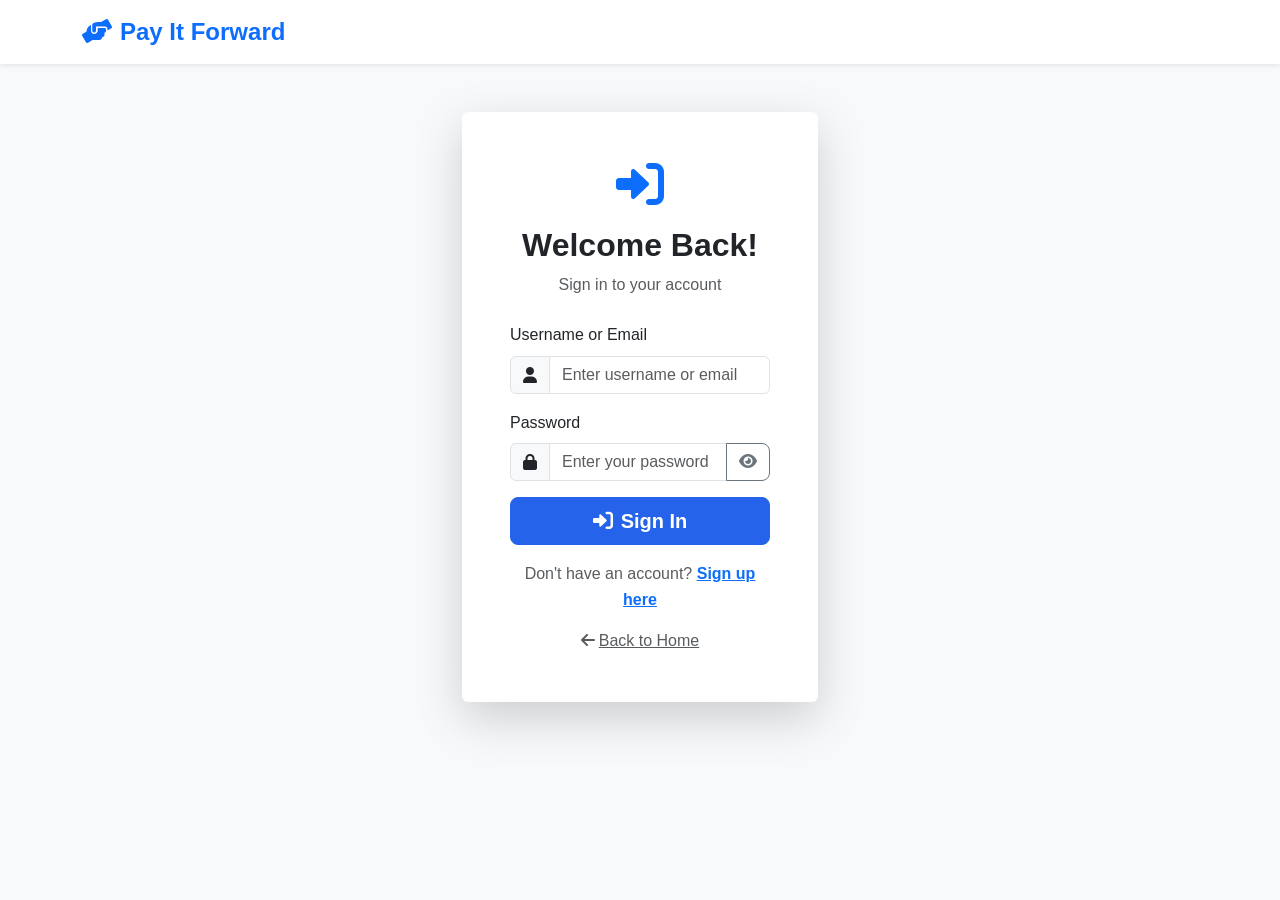
<file: frontend/pages/my-applications.html>
<!DOCTYPE html>
<html lang="en">
<head>
    <meta charset="UTF-8">
    <meta name="viewport" content="width=device-width, initial-scale=1.0">
    <title>My Applications - Pay It Forward</title>
    <link href="https://cdn.jsdelivr.net/npm/bootstrap@5.3.0/dist/css/bootstrap.min.css" rel="stylesheet">
    <link href="https://cdnjs.cloudflare.com/ajax/libs/font-awesome/6.0.0/css/all.min.css" rel="stylesheet">
    <link href="../css/style.css" rel="stylesheet">
</head>
<body class="bg-light">
    <!-- Navigation -->
    <nav class="navbar navbar-expand-lg navbar-dark bg-primary shadow">
        <div class="container">
            <a class="navbar-brand fw-bold" href="../index.html">
                <i class="fas fa-hands-helping me-2"></i>Pay It Forward
            </a>
            <button class="navbar-toggler" type="button" data-bs-toggle="collapse" data-bs-target="#navbarNav">
                <span class="navbar-toggler-icon"></span>
            </button>
            <div class="collapse navbar-collapse" id="navbarNav">
                <ul class="navbar-nav me-auto">
                    <li class="nav-item">
                        <a class="nav-link" href="dashboard.html">
                            <i class="fas fa-tachometer-alt me-1"></i>Dashboard
                        </a>
                    </li>
                    <li class="nav-item">
                        <a class="nav-link" href="browse-jobs.html">
                            <i class="fas fa-search me-1"></i>Browse Jobs
                        </a>
                    </li>
                    <li class="nav-item">
                        <a class="nav-link" href="create-job.html">
                            <i class="fas fa-plus-circle me-1"></i>Post Job
                        </a>
                    </li>
                    <li class="nav-item">
                        <a class="nav-link active" href="my-applications.html">
                            <i class="fas fa-file-alt me-1"></i>Applications
                        </a>
                    </li>
                </ul>
                <ul class="navbar-nav">
                    <li class="nav-item dropdown">
                        <a class="nav-link dropdown-toggle" href="#" id="userDropdown" role="button" data-bs-toggle="dropdown">
                            <i class="fas fa-user-circle me-1"></i><span id="username-display">User</span>
                        </a>
                        <ul class="dropdown-menu">
                            <li><a class="dropdown-item" href="profile.html">
                                <i class="fas fa-user me-2"></i>Profile
                            </a></li>
                            <li><a class="dropdown-item" href="credit-history.html">
                                <i class="fas fa-coins me-2"></i>Credit History
                            </a></li>
                            <li><hr class="dropdown-divider"></li>
                            <li><a class="dropdown-item" href="#" onclick="logout()">
                                <i class="fas fa-sign-out-alt me-2"></i>Logout
                            </a></li>
                        </ul>
                    </li>
                </ul>
            </div>
        </div>
    </nav>

    <!-- Page Header -->
    <div class="container mt-4">
        <div class="row mb-4">
            <div class="col">
                <h2><i class="fas fa-file-alt me-2"></i>My Applications</h2>
                <p class="text-muted">Track your job applications and their status</p>
            </div>
        </div>

        <!-- Application Status Summary -->
        <div class="row mb-4">
            <div class="col-md-3 mb-3">
                <div class="card text-center bg-warning text-white">
                    <div class="card-body">
                        <i class="fas fa-clock stats-icon"></i>
                        <h3 id="pending-count">0</h3>
                        <p>Pending Review</p>
                    </div>
                </div>
            </div>
            <div class="col-md-3 mb-3">
                <div class="card text-center bg-success text-white">
                    <div class="card-body">
                        <i class="fas fa-check-circle stats-icon"></i>
                        <h3 id="accepted-count">0</h3>
                        <p>Accepted</p>
                    </div>
                </div>
            </div>
            <div class="col-md-3 mb-3">
                <div class="card text-center bg-danger text-white">
                    <div class="card-body">
                        <i class="fas fa-times-circle stats-icon"></i>
                        <h3 id="rejected-count">0</h3>
                        <p>Rejected</p>
                    </div>
                </div>
            </div>
            <div class="col-md-3 mb-3">
                <div class="card text-center bg-secondary text-white">
                    <div class="card-body">
                        <i class="fas fa-list stats-icon"></i>
                        <h3 id="total-count">0</h3>
                        <p>Total Applied</p>
                    </div>
                </div>
            </div>
        </div>

        <!-- Filters -->
        <div class="row mb-4">
            <div class="col">
                <div class="card">
                    <div class="card-body">
                        <div class="row align-items-center">
                            <div class="col-md-4 mb-2">
                                <select class="form-select" id="statusFilter">
                                    <option value="">All Status</option>
                                    <option value="PENDING">Pending Review</option>
                                    <option value="ACCEPTED">Accepted</option>
                                    <option value="REJECTED">Rejected</option>
                                    <option value="WITHDRAWN">Withdrawn</option>
                                </select>
                            </div>
                            <div class="col-md-4 mb-2">
                                <select class="form-select" id="categoryFilter">
                                    <option value="">All Categories</option>
                                    <option value="TECHNICAL">Technical</option>
                                    <option value="PHYSICAL">Physical</option>
                                    <option value="ACADEMIC">Academic</option>
                                    <option value="CREATIVE">Creative</option>
                                    <option value="HOUSEHOLD">Household</option>
                                    <option value="TRANSPORTATION">Transportation</option>
                                    <option value="OTHER">Other</option>
                                </select>
                            </div>
                            <div class="col-md-4 mb-2">
                                <button class="btn btn-primary w-100" onclick="applyFilters()">
                                    <i class="fas fa-filter me-1"></i>Apply Filters
                                </button>
                            </div>
                        </div>
                    </div>
                </div>
            </div>
        </div>

        <!-- Loading State -->
        <div id="loading-container" class="text-center py-5" style="display: none;">
            <div class="loading"></div>
            <p class="mt-3">Loading your applications...</p>
        </div>

        <!-- Applications Container -->
        <div id="applications-container">
            <!-- Applications will be loaded here -->
        </div>

        <!-- Empty State -->
        <div id="empty-state" class="text-center py-5" style="display: none;">
            <i class="fas fa-inbox fa-4x text-muted mb-3"></i>
            <h4>No Applications Yet</h4>
            <p class="text-muted">You haven't applied to any jobs yet. Browse available jobs and start helping others!</p>
            <a href="browse-jobs.html" class="btn btn-primary">
                <i class="fas fa-search me-1"></i>Browse Jobs
            </a>
        </div>
    </div>

    <!-- Application Details Modal -->
    <div class="modal fade" id="applicationModal" tabindex="-1">
        <div class="modal-dialog modal-lg">
            <div class="modal-content">
                <div class="modal-header">
                    <h5 class="modal-title">Application Details</h5>
                    <button type="button" class="btn-close" data-bs-dismiss="modal"></button>
                </div>
                <div class="modal-body" id="modalContent">
                    <!-- Modal content will be loaded here -->
                </div>
                <div class="modal-footer">
                    <button type="button" class="btn btn-secondary" data-bs-dismiss="modal">Close</button>
                    <button type="button" class="btn btn-danger" id="withdrawBtn" style="display: none;">
                        <i class="fas fa-times me-1"></i>Withdraw Application
                    </button>
                </div>
            </div>
        </div>
    </div>

    <script src="https://cdn.jsdelivr.net/npm/bootstrap@5.3.0/dist/js/bootstrap.bundle.min.js"></script>
    <script src="../js/api.js"></script>
    <script src="../js/auth.js"></script>
    <script src="../js/my-applications.js"></script>
</body>
</html>
</file>
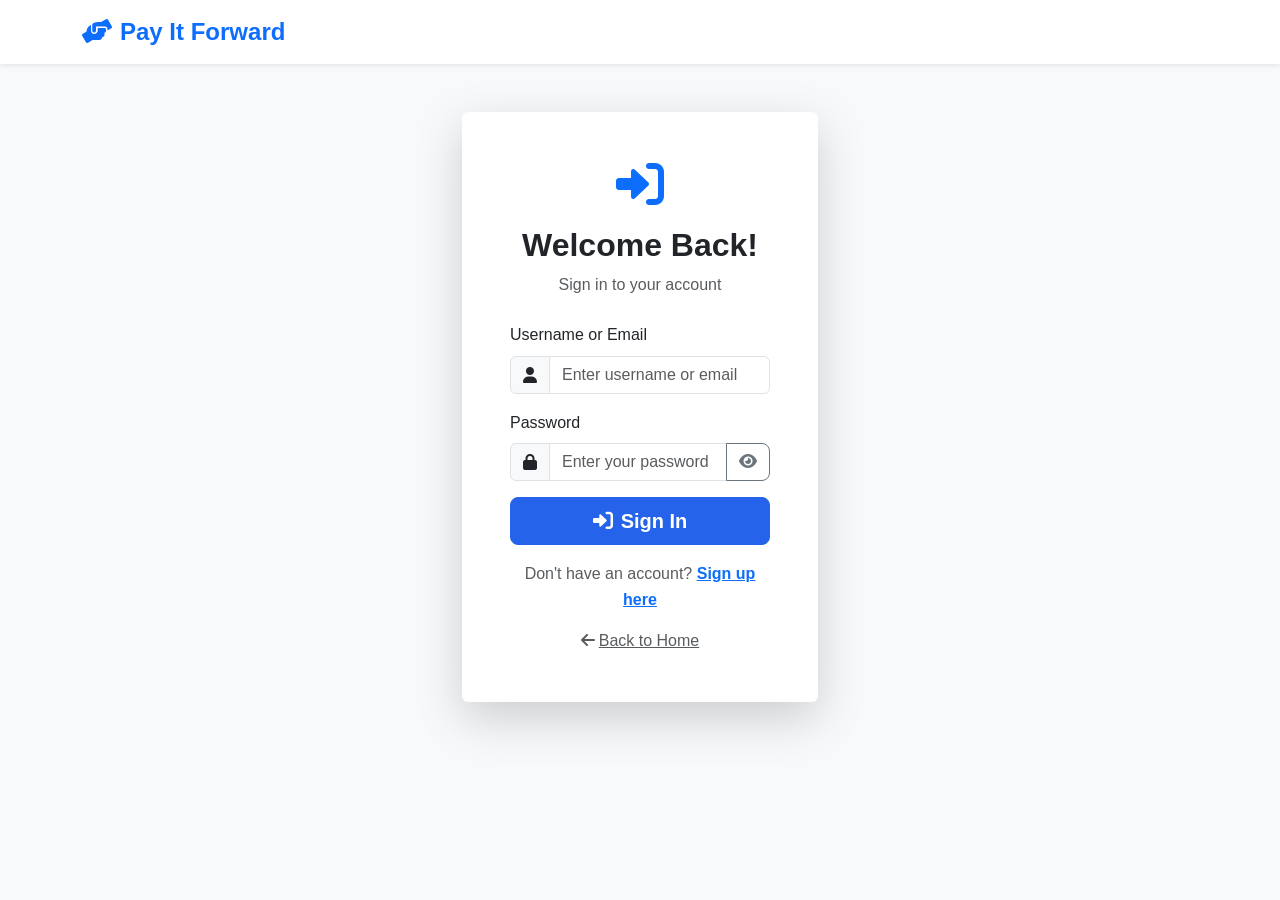
<file: frontend/pages/profile.html>
<!DOCTYPE html>
<html lang="en">
<head>
  <meta charset="UTF-8">
  <meta name="viewport" content="width=device-width, initial-scale=1">
  <title>Profile – Pay It Forward</title>
  <link href="https://cdn.jsdelivr.net/npm/bootstrap@5.3.0/dist/css/bootstrap.min.css" rel="stylesheet">
  <link href="https://cdnjs.cloudflare.com/ajax/libs/font-awesome/6.0.0/css/all.min.css" rel="stylesheet">
  <link href="../css/style.css" rel="stylesheet">
</head>
<body class="bg-light">
  <!-- Navbar -->
  <nav class="navbar navbar-expand-lg navbar-dark bg-primary shadow">
    <div class="container">
      <a class="navbar-brand" href="../index.html"><i class="fas fa-hands-helping me-2"></i>Pay It Forward</a>
      <div class="collapse navbar-collapse">
        <ul class="navbar-nav me-auto">
          <li class="nav-item"><a class="nav-link" href="dashboard.html"><i class="fas fa-tachometer-alt me-1"></i>Dashboard</a></li>
          <li class="nav-item"><a class="nav-link" href="browse-jobs.html"><i class="fas fa-search me-1"></i>Browse Jobs</a></li>
          <li class="nav-item"><a class="nav-link" href="create-job.html"><i class="fas fa-plus-circle me-1"></i>Post Job</a></li>
          <li class="nav-item"><a class="nav-link" href="my-applications.html"><i class="fas fa-file-alt me-1"></i>Applications</a></li>
        </ul>
        <ul class="navbar-nav">
          <li class="nav-item dropdown">
            <a class="nav-link dropdown-toggle" href="#" data-bs-toggle="dropdown">
              <i class="fas fa-user-circle me-1"></i><span id="username-display">User</span>
            </a>
            <ul class="dropdown-menu dropdown-menu-end">
              <li><a class="dropdown-item active" href="profile.html"><i class="fas fa-id-badge me-2"></i>Profile</a></li>
              <li><hr class="dropdown-divider"></li>
              <li><a class="dropdown-item" href="#" onclick="logout()"><i class="fas fa-sign-out-alt me-2"></i>Logout</a></li>
            </ul>
          </li>
        </ul>
      </div>
    </div>
  </nav>

  <!-- Profile Content -->
  <div class="container py-4">
    <div id="alert-container"></div>

    <!-- Personal Details -->
    <div class="card mb-4">
      <div class="card-header"><h5><i class="fas fa-user me-2"></i>Personal Details</h5></div>
      <div class="card-body">
        <form id="profileForm">
          <div class="row mb-3">
            <div class="col-md-6">
              <label class="form-label">Username</label>
              <input type="text" class="form-control" id="username" readonly>
            </div>
            <div class="col-md-6">
              <label class="form-label">Email</label>
              <input type="email" class="form-control" id="email" readonly>
            </div>
          </div>
          <div class="row mb-3">
            <div class="col-md-6">
              <label class="form-label">Full Name</label>
              <input type="text" class="form-control" id="fullName" required>
            </div>
            <div class="col-md-6">
              <label class="form-label">Phone</label>
              <input type="tel" class="form-control" id="phone">
            </div>
          </div>
          <div class="mb-3">
            <label class="form-label">Address</label>
            <textarea class="form-control" id="address" rows="2"></textarea>
          </div>
          <button type="submit" class="btn btn-primary"><i class="fas fa-save me-1"></i>Save Changes</button>
        </form>
      </div>
    </div>

    <!-- Password Change -->
    <div class="card mb-4">
      <div class="card-header"><h5><i class="fas fa-key me-2"></i>Change Password</h5></div>
      <div class="card-body">
        <form id="passwordForm">
          <div class="mb-3">
            <label class="form-label">Current Password</label>
            <input type="password" class="form-control" id="currentPassword" required>
          </div>
          <div class="mb-3">
            <label class="form-label">New Password</label>
            <input type="password" class="form-control" id="newPassword" required minlength="6">
          </div>
          <button type="submit" class="btn btn-warning"><i class="fas fa-check me-1"></i>Update Password</button>
        </form>
      </div>
    </div>

    <!-- Statistics & Rating -->
    <div class="row mb-4">
      <div class="col-md-4">
        <div class="card text-center bg-light">
          <div class="card-body">
            <i class="fas fa-coins stats-icon text-primary mb-2"></i>
            <h3 id="credit-balance">0.0</h3>
            <p>Credits Available</p>
          </div>
        </div>
      </div>
      <div class="col-md-4">
        <div class="card text-center bg-light">
          <div class="card-body">
            <i class="fas fa-handshake stats-icon text-success mb-2"></i>
            <h3 id="jobs-completed">0</h3>
            <p>Jobs Completed</p>
          </div>
        </div>
      </div>
      <div class="col-md-4">
        <div class="card text-center bg-light">
          <div class="card-body">
            <i class="fas fa-star stats-icon text-warning mb-2"></i>
            <h3 id="average-rating">0.0</h3>
            <p>Average Rating</p>
          </div>
        </div>
      </div>
    </div>
  </div>

  <script src="https://cdn.jsdelivr.net/npm/bootstrap@5.3.0/dist/js/bootstrap.bundle.min.js"></script>
  <script src="../js/api.js"></script>
  <script src="../js/auth.js"></script>
  <script src="../js/profile.js"></script>
</body>
</html>
</file>
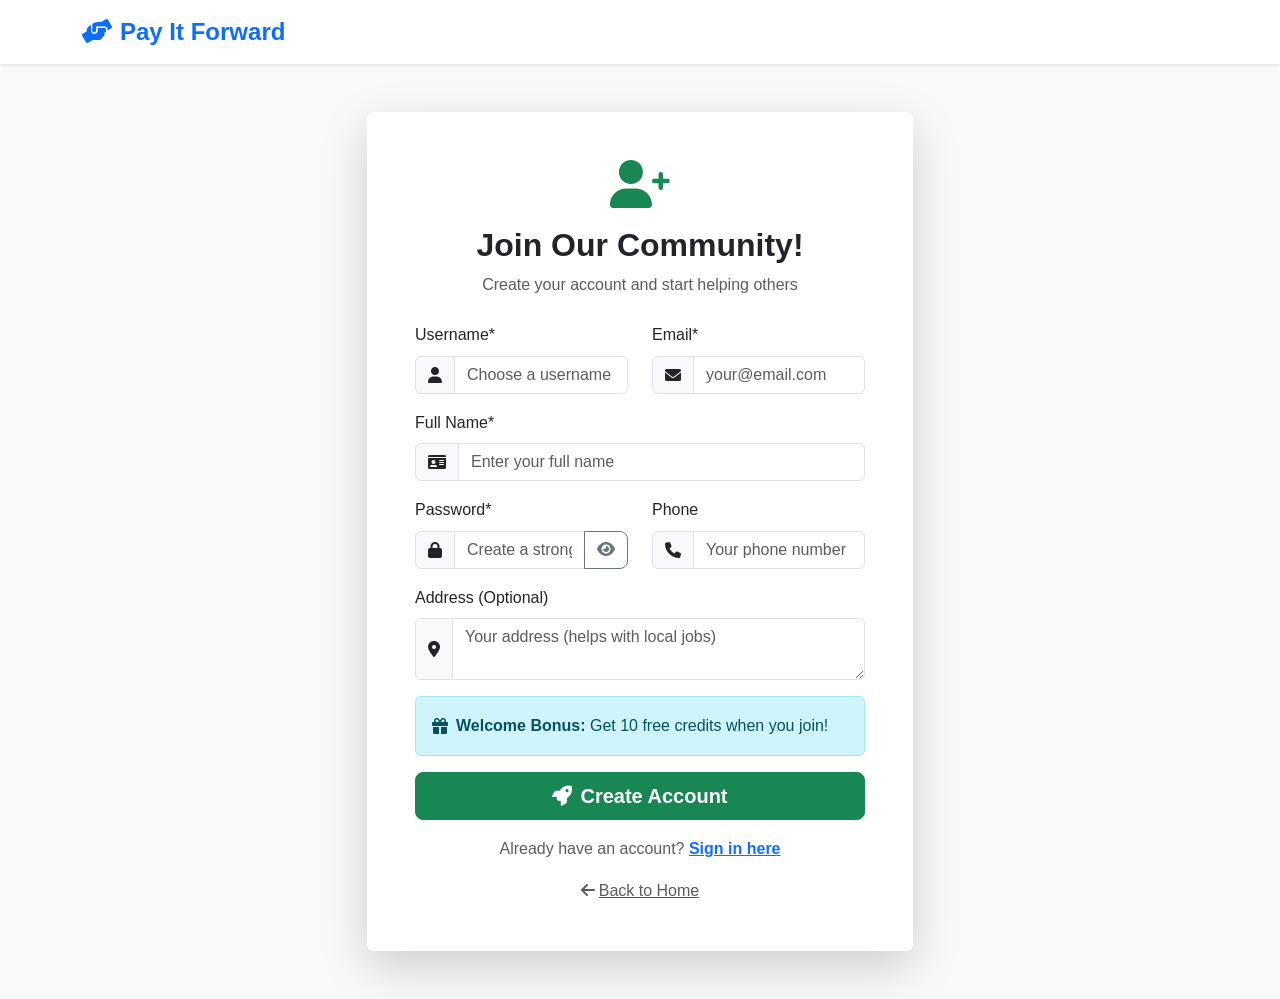
<file: frontend/pages/register.html>
<!DOCTYPE html>
<html lang="en">
<head>
    <meta charset="UTF-8">
    <meta name="viewport" content="width=device-width, initial-scale=1.0">
    <title>Register - Pay It Forward</title>
    <link href="https://cdn.jsdelivr.net/npm/bootstrap@5.3.0/dist/css/bootstrap.min.css" rel="stylesheet">
    <link href="https://cdnjs.cloudflare.com/ajax/libs/font-awesome/6.0.0/css/all.min.css" rel="stylesheet">
    <link href="../css/style.css" rel="stylesheet">
</head>
<body class="bg-light">
    <!-- Navigation -->
    <nav class="navbar navbar-expand-lg navbar-light bg-white shadow-sm">
        <div class="container">
            <a class="navbar-brand fw-bold text-primary" href="../index.html">
                <i class="fas fa-hands-helping me-2"></i>Pay It Forward
            </a>
        </div>
    </nav>

    <!-- Registration Form -->
    <section class="py-5">
        <div class="container">
            <div class="row justify-content-center">
                <div class="col-md-8 col-lg-6">
                    <div class="card shadow-lg border-0">
                        <div class="card-body p-5">
                            <div class="text-center mb-4">
                                <i class="fas fa-user-plus text-success" style="font-size: 3rem;"></i>
                                <h2 class="fw-bold mt-3">Join Our Community!</h2>
                                <p class="text-muted">Create your account and start helping others</p>
                            </div>

                            <!-- Alert for messages -->
                            <div id="alert-container"></div>

                            <form id="registerForm">
                                <div class="row">
                                    <div class="col-md-6 mb-3">
                                        <label for="username" class="form-label">Username*</label>
                                        <div class="input-group">
                                            <span class="input-group-text"><i class="fas fa-user"></i></span>
                                            <input type="text" class="form-control" id="username" 
                                                   placeholder="Choose a username" required>
                                        </div>
                                    </div>

                                    <div class="col-md-6 mb-3">
                                        <label for="email" class="form-label">Email*</label>
                                        <div class="input-group">
                                            <span class="input-group-text"><i class="fas fa-envelope"></i></span>
                                            <input type="email" class="form-control" id="email" 
                                                   placeholder="your@email.com" required>
                                        </div>
                                    </div>
                                </div>

                                <div class="mb-3">
                                    <label for="fullName" class="form-label">Full Name*</label>
                                    <div class="input-group">
                                        <span class="input-group-text"><i class="fas fa-id-card"></i></span>
                                        <input type="text" class="form-control" id="fullName" 
                                               placeholder="Enter your full name" required>
                                    </div>
                                </div>

                                <div class="row">
                                    <div class="col-md-6 mb-3">
                                        <label for="password" class="form-label">Password*</label>
                                        <div class="input-group">
                                            <span class="input-group-text"><i class="fas fa-lock"></i></span>
                                            <input type="password" class="form-control" id="password" 
                                                   placeholder="Create a strong password" required>
                                            <button class="btn btn-outline-secondary" type="button" id="togglePassword">
                                                <i class="fas fa-eye"></i>
                                            </button>
                                        </div>
                                    </div>

                                    <div class="col-md-6 mb-3">
                                        <label for="phone" class="form-label">Phone</label>
                                        <div class="input-group">
                                            <span class="input-group-text"><i class="fas fa-phone"></i></span>
                                            <input type="tel" class="form-control" id="phone" 
                                                   placeholder="Your phone number">
                                        </div>
                                    </div>
                                </div>

                                <div class="mb-3">
                                    <label for="address" class="form-label">Address (Optional)</label>
                                    <div class="input-group">
                                        <span class="input-group-text"><i class="fas fa-map-marker-alt"></i></span>
                                        <textarea class="form-control" id="address" rows="2" 
                                                  placeholder="Your address (helps with local jobs)"></textarea>
                                    </div>
                                </div>

                                <!-- Welcome Bonus Info -->
                                <div class="alert alert-info d-flex align-items-center mb-3">
                                    <i class="fas fa-gift me-2"></i>
                                    <div>
                                        <strong>Welcome Bonus:</strong> Get 10 free credits when you join!
                                    </div>
                                </div>

                                <div class="d-grid mb-3">
                                    <button type="submit" class="btn btn-success btn-lg" id="registerBtn">
                                        <i class="fas fa-rocket me-2"></i>Create Account
                                    </button>
                                </div>
                            </form>

                            <div class="text-center">
                                <p class="text-muted">Already have an account? 
                                    <a href="login.html" class="text-primary fw-bold">Sign in here</a>
                                </p>
                                <a href="../index.html" class="text-muted">
                                    <i class="fas fa-arrow-left me-1"></i>Back to Home
                                </a>
                            </div>
                        </div>
                    </div>
                </div>
            </div>
        </div>
    </section>

    <script src="https://cdn.jsdelivr.net/npm/bootstrap@5.3.0/dist/js/bootstrap.bundle.min.js"></script>
    <script src="../js/api.js"></script>
    <script src="../js/auth.js"></script>
</body>
</html>
</file>
<file: frontend/css/style.css>
/* Custom CSS for Pay It Forward Platform */

:root {
    --primary-color: #2563eb;
    --secondary-color: #f59e0b;
    --success-color: #10b981;
    --danger-color: #ef4444;
    --info-color: #3b82f6;
    --warning-color: #f59e0b;
    --dark-color: #1f2937;
    --light-color: #f8fafc;
}

/* Global Styles */
body {
    font-family: 'Segoe UI', Tahoma, Geneva, Verdana, sans-serif;
    line-height: 1.6;
}

/* Navigation */
.navbar-brand {
    font-size: 1.5rem;
    font-weight: 700;
}

/* Hero Section */
.hero-section {
    background: linear-gradient(135deg, var(--primary-color) 0%, #1e40af 100%);
    min-height: 80vh;
    display: flex;
    align-items: center;
}

.hero-icon {
    font-size: 15rem;
    opacity: 0.8;
    animation: float 3s ease-in-out infinite;
}

@keyframes float {
    0%, 100% { transform: translateY(0px); }
    50% { transform: translateY(-20px); }
}

.min-vh-75 {
    min-height: 75vh;
}

/* Step Cards */
.step-card {
    background: white;
    border-radius: 15px;
    box-shadow: 0 5px 15px rgba(0,0,0,0.1);
    transition: all 0.3s ease;
    position: relative;
    border: 1px solid #e5e7eb;
}

.step-card:hover {
    transform: translateY(-10px);
    box-shadow: 0 15px 35px rgba(0,0,0,0.15);
}

.step-number {
    position: absolute;
    top: -15px;
    left: 50%;
    transform: translateX(-50%);
    width: 40px;
    height: 40px;
    background: var(--primary-color);
    color: white;
    border-radius: 50%;
    display: flex;
    align-items: center;
    justify-content: center;
    font-weight: bold;
    font-size: 1.2rem;
}

.step-icon {
    font-size: 3rem;
}

/* Feature Cards */
.feature-card {
    background: white;
    border-radius: 10px;
    box-shadow: 0 3px 10px rgba(0,0,0,0.1);
    transition: all 0.3s ease;
    border: 1px solid #e5e7eb;
}

.feature-card:hover {
    transform: translateY(-5px);
    box-shadow: 0 10px 25px rgba(0,0,0,0.15);
}

.feature-icon {
    font-size: 2.5rem;
}

/* Buttons */
.btn {
    border-radius: 8px;
    font-weight: 600;
    text-decoration: none;
    transition: all 0.3s ease;
}

.btn:hover {
    transform: translateY(-2px);
}

.btn-primary {
    background: var(--primary-color);
    border-color: var(--primary-color);
}

.btn-warning {
    background: var(--warning-color);
    border-color: var(--warning-color);
    color: white;
}

.btn-outline-primary {
    border-color: var(--primary-color);
    color: var(--primary-color);
}

.btn-outline-light {
    border-color: white;
    color: white;
}

/* Stats Section */
.display-5 {
    font-size: 3rem;
    font-weight: 700;
}

/* Responsive Design */
@media (max-width: 768px) {
    .hero-icon {
        font-size: 8rem;
    }
    
    .display-4 {
        font-size: 2rem;
    }
    
    .display-5 {
        font-size: 2rem;
    }
    
    .btn-lg {
        margin-bottom: 1rem;
    }
}

/* Utility Classes */
.bg-gradient {
    background: linear-gradient(135deg, var(--primary-color) 0%, #1e40af 100%);
}

/* Smooth Scrolling */
html {
    scroll-behavior: smooth;
}

/* Loading Animation */
.loading {
    display: inline-block;
    width: 20px;
    height: 20px;
    border: 3px solid #f3f3f3;
    border-top: 3px solid var(--primary-color);
    border-radius: 50%;
    animation: spin 1s linear infinite;
}

@keyframes spin {
    0% { transform: rotate(0deg); }
    100% { transform: rotate(360deg); }
}


/* Dashboard Specific Styles */
.stats-card {
    transition: all 0.3s ease;
}

.stats-card:hover {
    transform: translateY(-5px);
    box-shadow: 0 10px 25px rgba(0,0,0,0.15);
}

.stats-icon {
    font-size: 2.5rem;
    margin-bottom: 0.5rem;
}

.action-card {
    transition: all 0.3s ease;
    border: 1px solid #e5e7eb;
}

.action-card:hover {
    transform: translateY(-5px);
    box-shadow: 0 10px 25px rgba(0,0,0,0.15);
    border-color: var(--primary-color);
}

.action-icon {
    font-size: 2rem;
    margin-bottom: 1rem;
}

/* Navigation active state */
.navbar-nav .nav-link.active {
    background-color: rgba(255,255,255,0.2);
    border-radius: 5px;
}


/* Job Cards */
.job-card {
    transition: all 0.3s ease;
    border: 1px solid #e5e7eb;
}

.job-card:hover {
    transform: translateY(-5px);
    box-shadow: 0 10px 25px rgba(0,0,0,0.15);
    border-color: var(--primary-color);
}

.job-details small {
    margin-bottom: 0.25rem;
}

/* Toast positioning */
.toast {
    min-width: 300px;
}

/* My Applications Page Styles */
.application-card {
    transition: all 0.3s ease;
    cursor: pointer;
}

.application-card:hover {
    transform: translateY(-2px);
    box-shadow: 0 8px 25px rgba(0,0,0,0.1);
    border-color: var(--primary-color);
}

.status-card {
    border: 1px solid #dee2e6;
}

/* Stats icons */
.stats-icon {
    font-size: 2rem;
    margin-bottom: 0.5rem;
}
</file>
